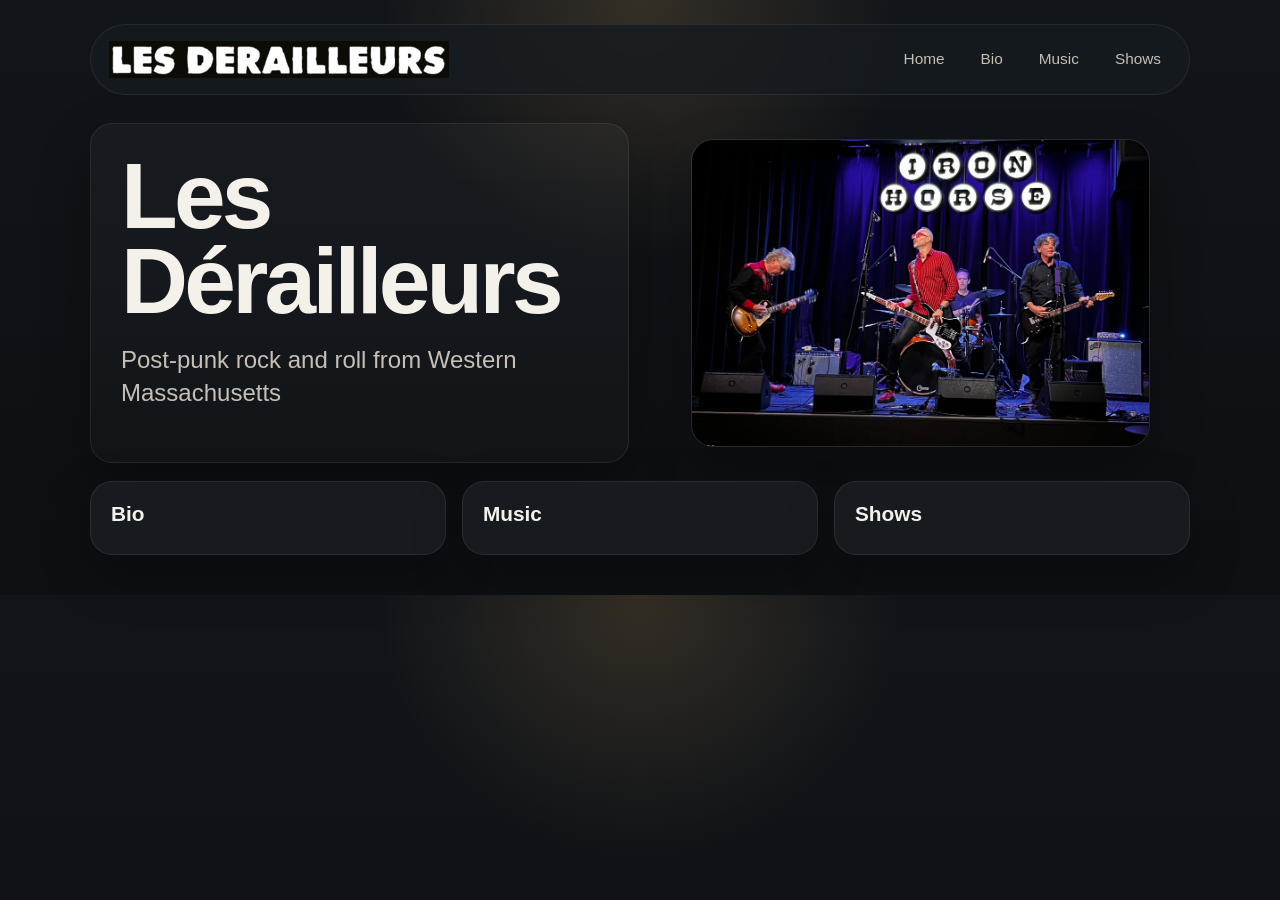
<file: index.html>
<!doctype html>
<html lang="en">
  <head>
    <meta charset="utf-8" />
    <meta name="viewport" content="width=device-width, initial-scale=1" />
    <meta
      name="description"
      content="Les Dérailleurs website. Music, bio, and live show history."
    />
    <title>Les Dérailleurs</title>
    <link rel="stylesheet" href="styles.css" />
  </head>
  <body>
    <div class="page">
      <header class="site-header">
        <a class="brand" href="index.html" aria-label="Les Dérailleurs home">
          <img src="derailleurs-logo.jpg" alt="Les Dérailleurs logo" class="brand-logo" />
        </a>

        <nav class="site-nav" aria-label="Primary">
          <a href="index.html">Home</a>
          <a href="bio.html">Bio</a>
          <a href="music.html">Music</a>
          <a href="shows.html">Shows</a>
        </nav>
      </header>

      <main>
        <section class="hero">
          <div class="hero-copy">
            <h1>Les Dérailleurs</h1>
            <p class="hero-tagline">Post-punk rock and roll from Western Massachusetts</p>
          </div>

          <figure class="hero-image">
            <img src="derailleurs-iron-horse.jpg" alt="Les Dérailleurs performing live on stage" />
          </figure>
        </section>

        <section class="info-grid" aria-label="Quick links">
          <a class="info-card" href="bio.html">
            <h2>Bio</h2>
          </a>
          <a class="info-card" href="music.html">
            <h2>Music</h2>
          </a>
          <a class="info-card" href="shows.html">
            <h2>Shows</h2>
          </a>
        </section>
      </main>
    </div>
  </body>
</html>
</file>
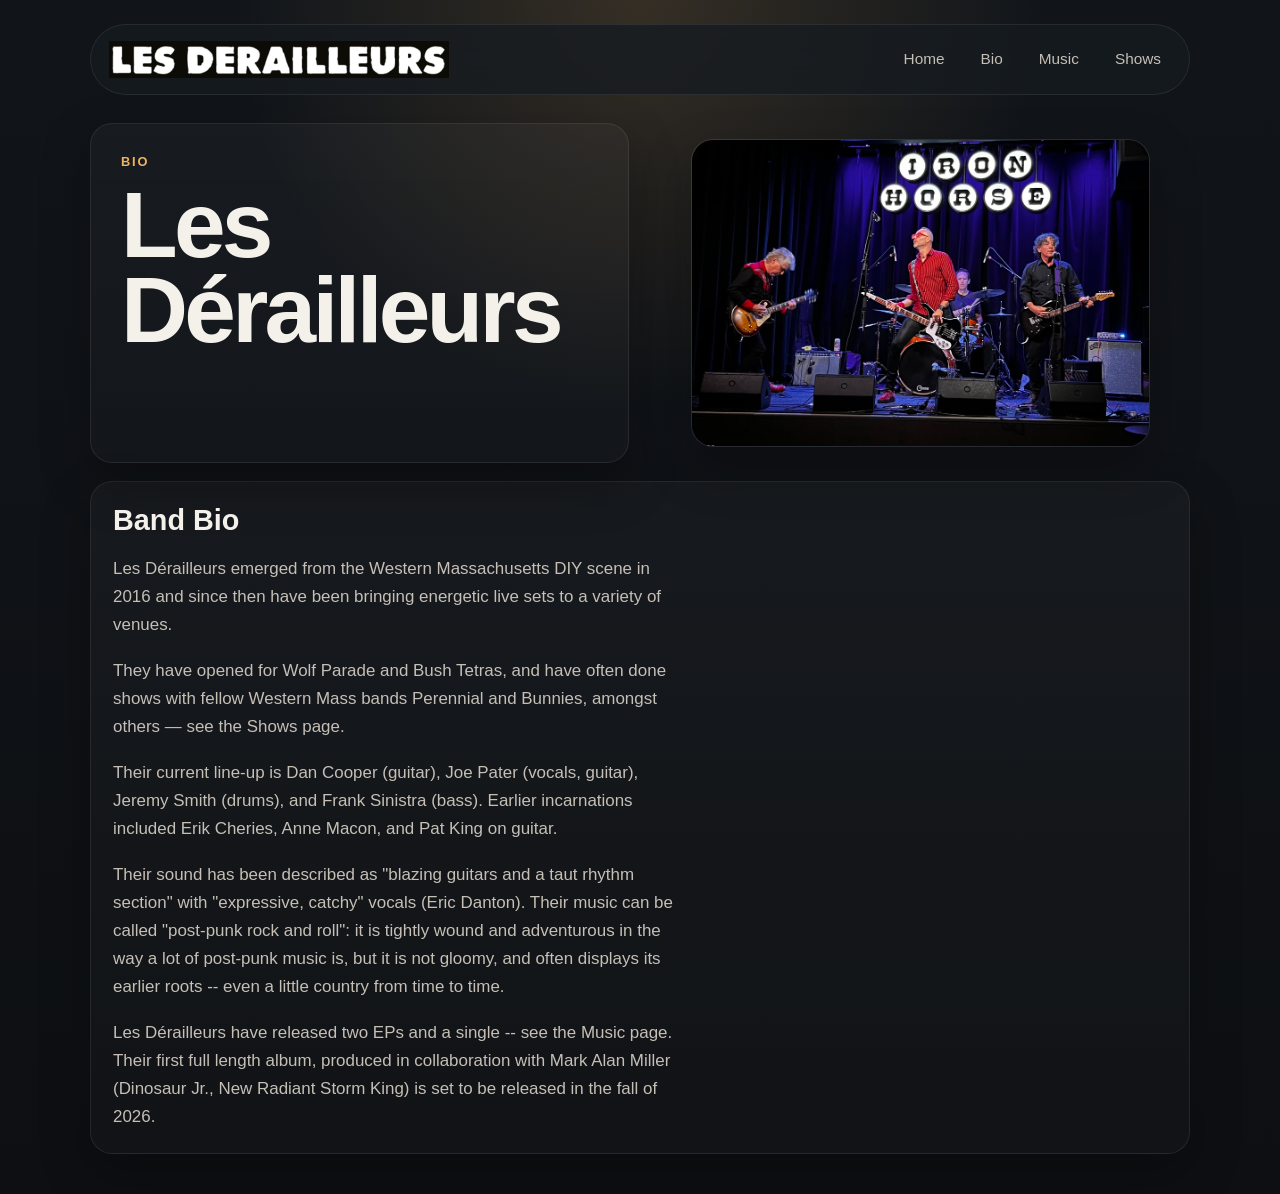
<file: bio.html>
<!doctype html>
<html lang="en">
  <head>
    <meta charset="utf-8" />
    <meta name="viewport" content="width=device-width, initial-scale=1" />
    <meta
      name="description"
      content="Les Dérailleurs band biography and lineup information."
    />
    <title>Bio | Les Dérailleurs</title>
    <link rel="stylesheet" href="styles.css" />
  </head>
  <body>
    <div class="page">
      <header class="site-header">
        <a class="brand" href="index.html" aria-label="Les Dérailleurs home">
          <img src="derailleurs-logo.jpg" alt="Les Dérailleurs logo" class="brand-logo" />
        </a>

        <nav class="site-nav" aria-label="Primary">
          <a href="index.html">Home</a>
          <a href="bio.html" aria-current="page">Bio</a>
          <a href="music.html">Music</a>
          <a href="shows.html">Shows</a>
        </nav>
      </header>

      <main>
        <section class="hero">
          <div class="hero-copy">
            <p class="eyebrow">Bio</p>
            <h1>Les Dérailleurs</h1>
           
          </div>

          <figure class="hero-image">
            <img src="derailleurs-iron-horse.jpg" alt="Les Dérailleurs performing live on stage" />
          </figure>
        </section>

        <section class="shows-list" aria-label="Band biography details">
          <h2>Band Bio</h2>
           <p class="intro">
              Les Dérailleurs emerged from the Western Massachusetts DIY scene in 2016 and since then have been
              bringing energetic live sets to a variety of venues.
            </p>
            <p class="intro">
            They have opened for Wolf Parade and Bush Tetras, and have often done shows with
            fellow Western Mass bands Perennial and Bunnies, amongst others — see the
            <a href="shows.html">Shows page</a>.
          </p>
          <p class="intro">
            Their current line-up is Dan Cooper (guitar), Joe Pater (vocals, guitar), Jeremy Smith
            (drums), and Frank Sinistra (bass). Earlier incarnations included Erik Cheries, Anne Macon, 
            and Pat King on guitar.
          </p>
          <p class="intro">
            Their sound has been described as "blazing guitars and a taut rhythm section" with
            "expressive, catchy" vocals (Eric Danton). Their music can be called "post-punk rock and roll": it is tightly wound and adventurous 
            in the way a lot of post-punk music is, but it is not gloomy, and often displays its earlier roots -- even a little country 
            from time to time.   
          </p>
          <p class="intro">
            Les Dérailleurs have released two EPs and a single -- see the  <a href="music.html">Music page</a>.
            Their first full length album, produced in collaboration with Mark Alan Miller
            (Dinosaur Jr., New Radiant Storm King) is set to be released in the fall of 2026.
          </p>
        </section>
      </main>
    </div>
  </body>
</html>
</file>
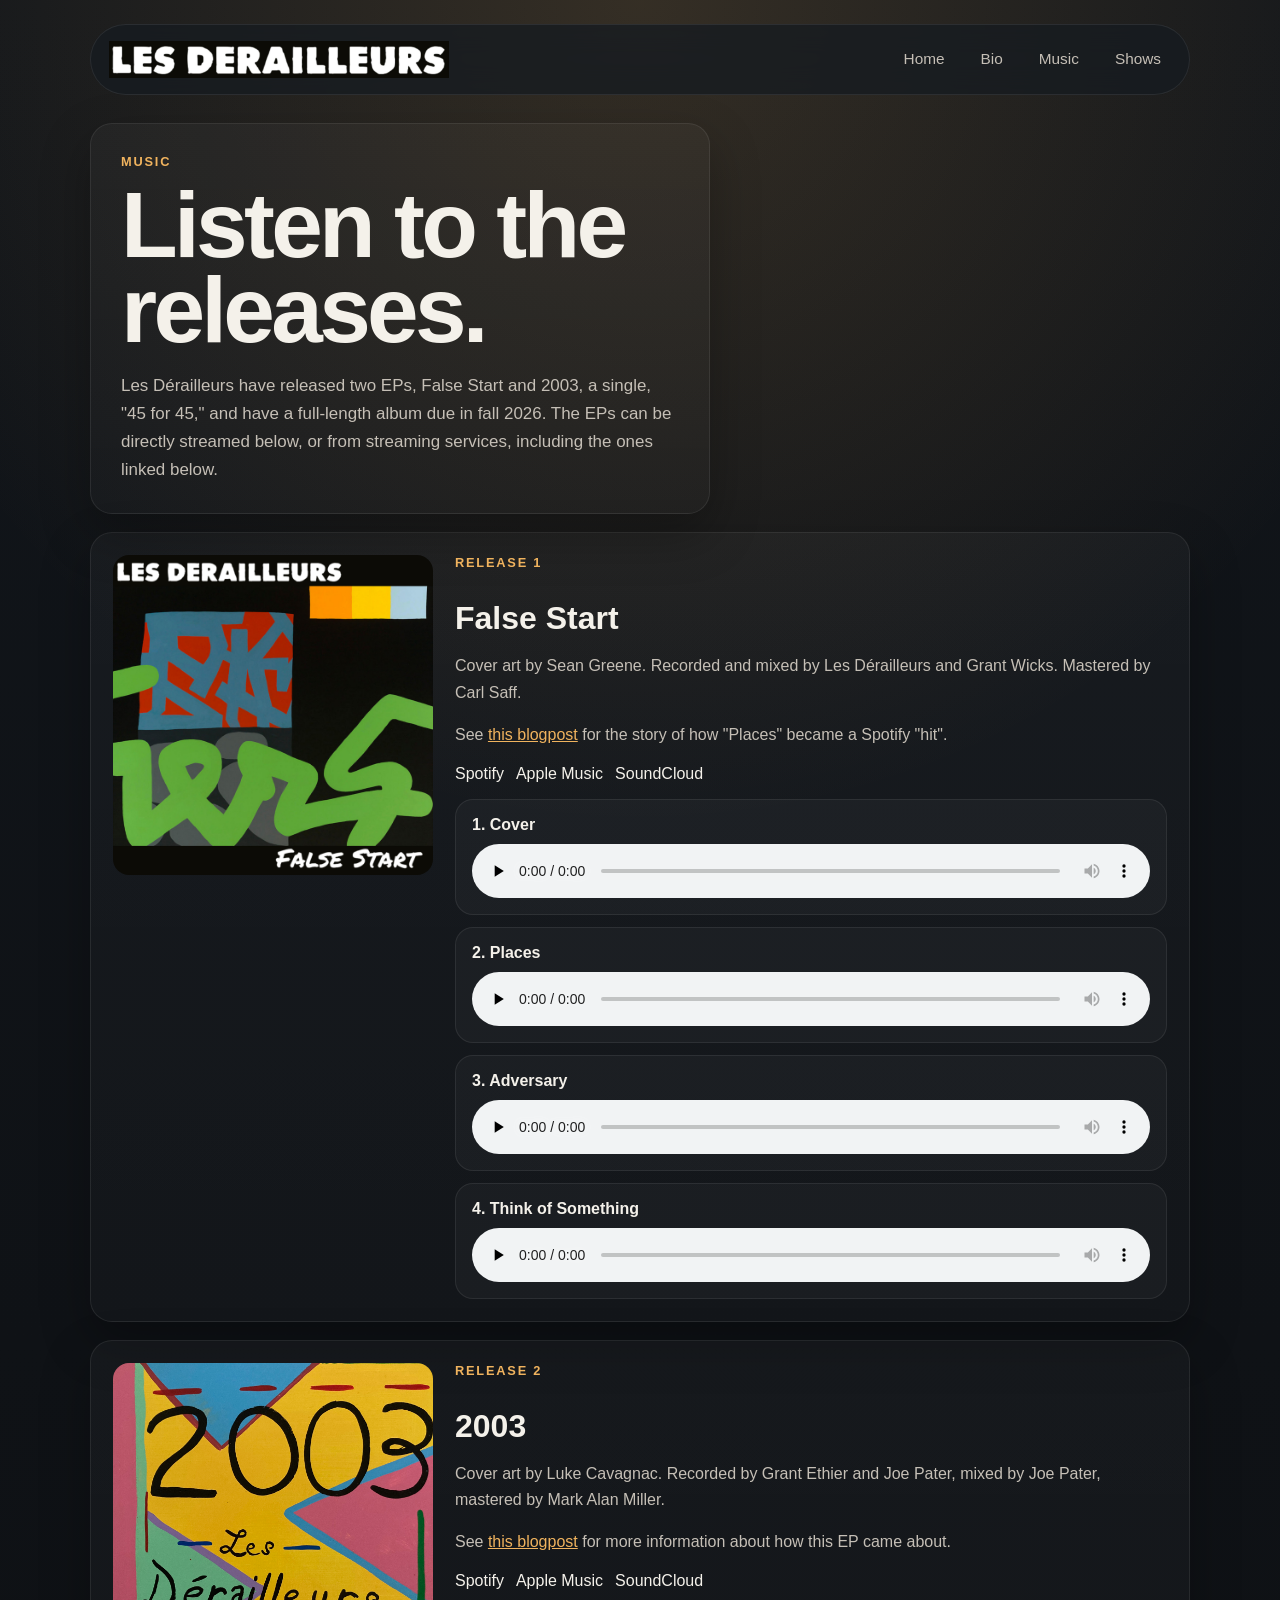
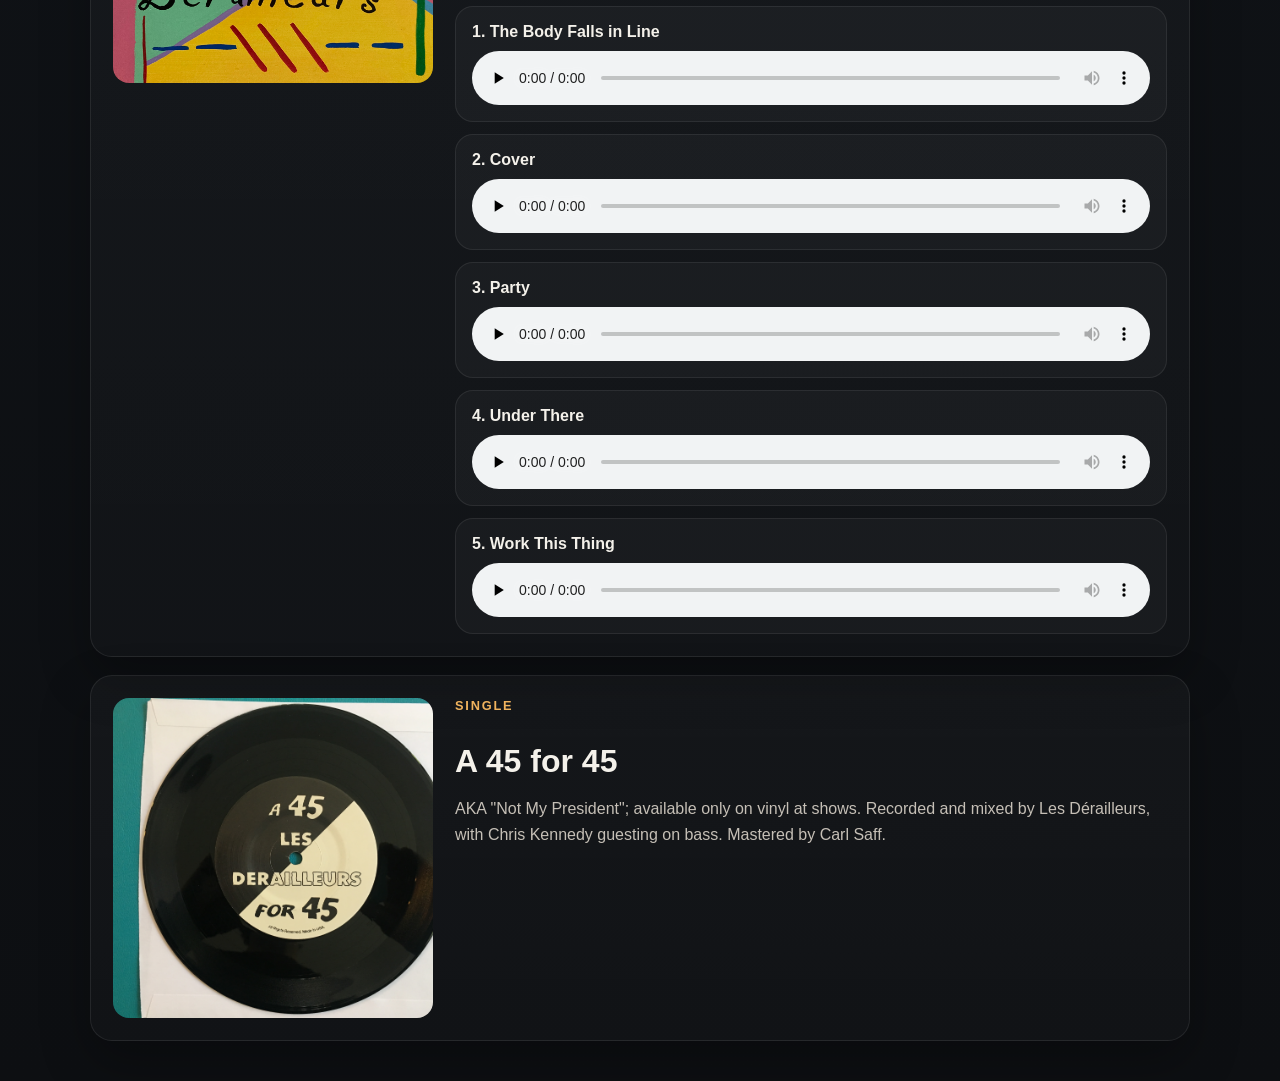
<file: music.html>
<!doctype html>
<html lang="en">
  <head>
    <meta charset="utf-8" />
    <meta name="viewport" content="width=device-width, initial-scale=1" />
    <meta
      name="description"
      content="Les Dérailleurs releases, streaming links, and direct playback for selected recordings."
    />
    <title>Music | Les Dérailleurs</title>
    <link rel="stylesheet" href="styles.css" />
  </head>
  <body>
    <div class="page">
      <header class="site-header">
        <a class="brand" href="index.html" aria-label="Les Dérailleurs home">
          <img src="derailleurs-logo.jpg" alt="Les Dérailleurs logo" class="brand-logo" />
        </a>

        <nav class="site-nav" aria-label="Primary">
          <a href="index.html">Home</a>
          <a href="bio.html">Bio</a>
          <a href="music.html" aria-current="page">Music</a>
          <a href="shows.html">Shows</a>
        </nav>
      </header>

      <main>
        <section class="hero music-hero">
          <div class="hero-copy">
            <p class="eyebrow">Music</p>
            <h1>Listen to the releases.</h1>
            <p class="intro">
              Les Dérailleurs have released two EPs, False Start and 2003, a single, "45 for 45," and have a full-length album due in fall 2026. 
              
              The EPs can be directly streamed below, or from streaming services, including the ones linked below.
            </p>
          </div>

        </section>

        <section class="release-card">
          <div class="release-art">
            <img src="Music/derailleurs-false-start.png" alt="False Start cover art" />
          </div>
          <div class="release-body">
            <p class="eyebrow">Release 1</p>
            <h2>False Start</h2>
            <p class="release-meta">
              Cover art by Sean Greene. Recorded and mixed by Les Dérailleurs and Grant Wicks. Mastered by Carl Saff.
            </p>
            <p class="release-note">
              See <a href="https://websites.umass.edu/pater/2023/01/09/places-were-not-allowed-les-derailleurs-pandemic-hit/" target="_blank" rel="noreferrer">this blogpost</a> for the story of how "Places" became a Spotify "hit".
            </p>
            <div class="platform-links">
              <a class="button button-secondary" href="https://open.spotify.com/album/46e0eqY065xEz0E9VBV7Sa" target="_blank" rel="noreferrer">Spotify</a>
              <a class="button button-secondary" href="https://music.apple.com/us/album/false-start-ep/1408376683?uo=4&app=music&at=1001lry3&ct=dashboard" target="_blank" rel="noreferrer">Apple Music</a>
              <a class="button button-secondary" href="https://soundcloud.com/les-derailleurs/sets/false-start-ep" target="_blank" rel="noreferrer">SoundCloud</a>
            </div>

            <div class="track-list">
              <article class="track-card">
                <div class="track-copy">
                  <strong>1. Cover</strong>
                </div>
                <audio controls preload="none">
                  <source src="Music/FalseStart-wav-files/01derailleurscover.m4a" type="audio/mp4" />
                </audio>
              </article>
              <article class="track-card">
                <div class="track-copy">
                  <strong>2. Places</strong>
                </div>
                <audio controls preload="none">
                  <source src="Music/FalseStart-wav-files/02derailleursplaces.m4a" type="audio/mp4" />
                </audio>
              </article>
              <article class="track-card">
                <div class="track-copy">
                  <strong>3. Adversary</strong>
                </div>
                <audio controls preload="none">
                  <source src="Music/FalseStart-wav-files/03derailleursadversary.m4a" type="audio/mp4" />
                </audio>
              </article>
              <article class="track-card">
                <div class="track-copy">
                  <strong>4. Think of Something</strong>
                </div>
                <audio controls preload="none">
                  <source src="Music/FalseStart-wav-files/04derailleursthinkofsomething.m4a" type="audio/mp4" />
                </audio>
              </article>
            </div>
          </div>
        </section>

        <section class="release-card">
          <div class="release-art">
            <img src="Music/cover-2003.jpeg" alt="2003 cover art" />
          </div>
          <div class="release-body">
            <p class="eyebrow">Release 2</p>
            <h2>2003</h2>
            <p class="release-meta">
              Cover art by Luke Cavagnac. Recorded by Grant Ethier and Joe Pater, mixed by Joe Pater, mastered by Mark Alan Miller.
            </p>
            <p class="release-note">
              See <a href="https://websites.umass.edu/pater/2022/07/14/les-derailleurs-2003/" target="_blank" rel="noreferrer">this blogpost</a> for more information about how this EP came about.
            </p>
            <div class="platform-links">
              <a class="button button-secondary" href="https://open.spotify.com/album/75H1E5DGl1bH9G3lXeA3mr" target="_blank" rel="noreferrer">Spotify</a>
              <a class="button button-secondary" href="https://music.apple.com/us/album/2003-ep/1637976677?uo=4&app=music&at=1001lry3&ct=dashboard" target="_blank" rel="noreferrer">Apple Music</a>
              <a class="button button-secondary" href="https://soundcloud.com/les-derailleurs/sets/2003a" target="_blank" rel="noreferrer">SoundCloud</a>
            </div>

            <div class="track-list">
              <article class="track-card">
                <div class="track-copy">
                  <strong>1. The Body Falls in Line</strong>
                </div>
                <audio controls preload="none">
                  <source src="Music/2003-aiffs/1thebodyfallsinline.m4a" type="audio/mp4" />
                </audio>
              </article>
              <article class="track-card">
                <div class="track-copy">
                  <strong>2. Cover</strong>
                </div>
                <audio controls preload="none">
                  <source src="Music/2003-aiffs/2cover.m4a" type="audio/mp4" />
                </audio>
              </article>
              <article class="track-card">
                <div class="track-copy">
                  <strong>3. Party</strong>
                </div>
                <audio controls preload="none">
                  <source src="Music/2003-aiffs/3party.m4a" type="audio/mp4" />
                </audio>
              </article>
              <article class="track-card">
                <div class="track-copy">
                  <strong>4. Under There</strong>
                </div>
                <audio controls preload="none">
                  <source src="Music/2003-aiffs/4underthere.m4a" type="audio/mp4" />
                </audio>
              </article>
              <article class="track-card">
                <div class="track-copy">
                  <strong>5. Work This Thing</strong>
                </div>
                <audio controls preload="none">
                  <source src="Music/2003-aiffs/5workthisthing.m4a" type="audio/mp4" />
                </audio>
              </article>
            </div>
          </div>
        </section>

        <section class="release-card single-release">
          <div class="release-art">
            <img src="Music/45-for-45.JPG" alt="45 for 45 cover art" />
          </div>
          <div class="release-body">
            <p class="eyebrow">Single</p>
            <h2>A 45 for 45</h2>
            <p class="release-meta">
              AKA "Not My President"; available only on vinyl at shows. Recorded and mixed by Les Dérailleurs, with Chris Kennedy guesting on bass. Mastered by Carl Saff.
            </p>

          </div>
        </section>
      </main>
    </div>
  </body>
</html>
</file>
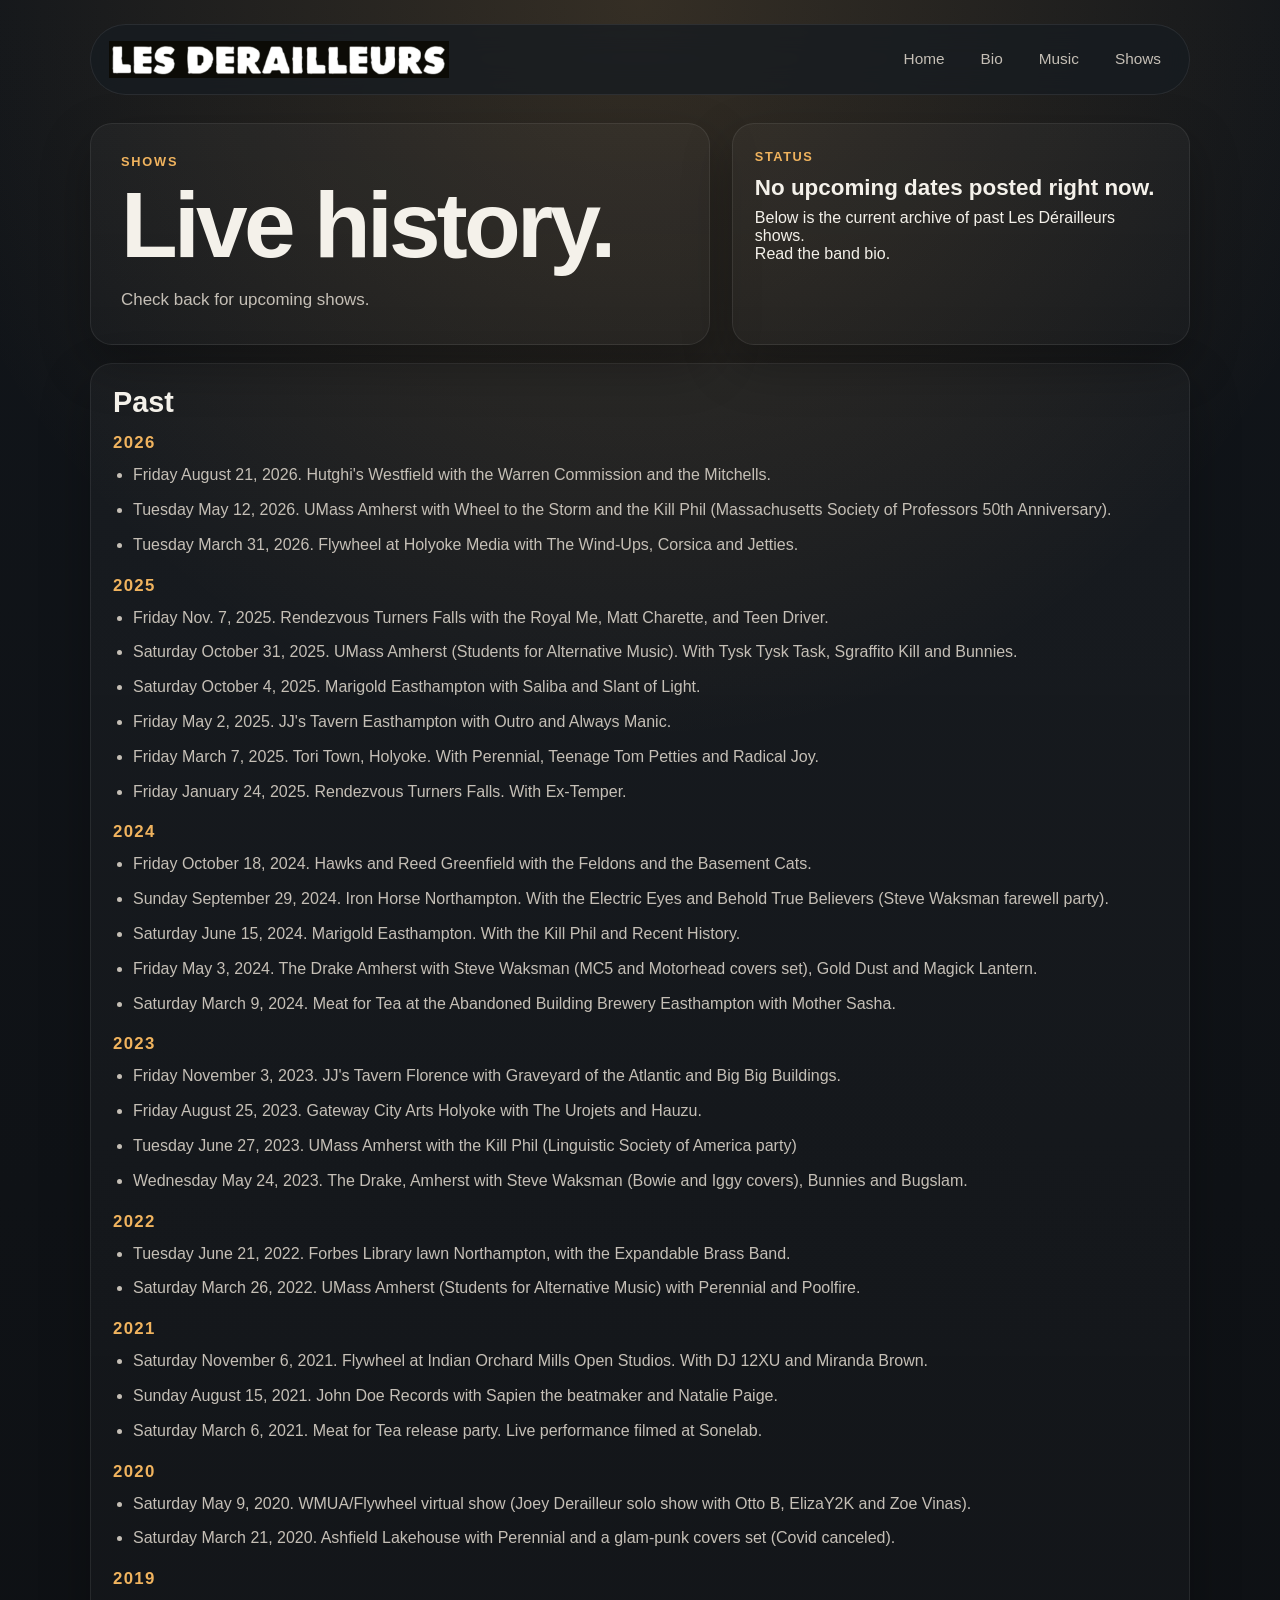
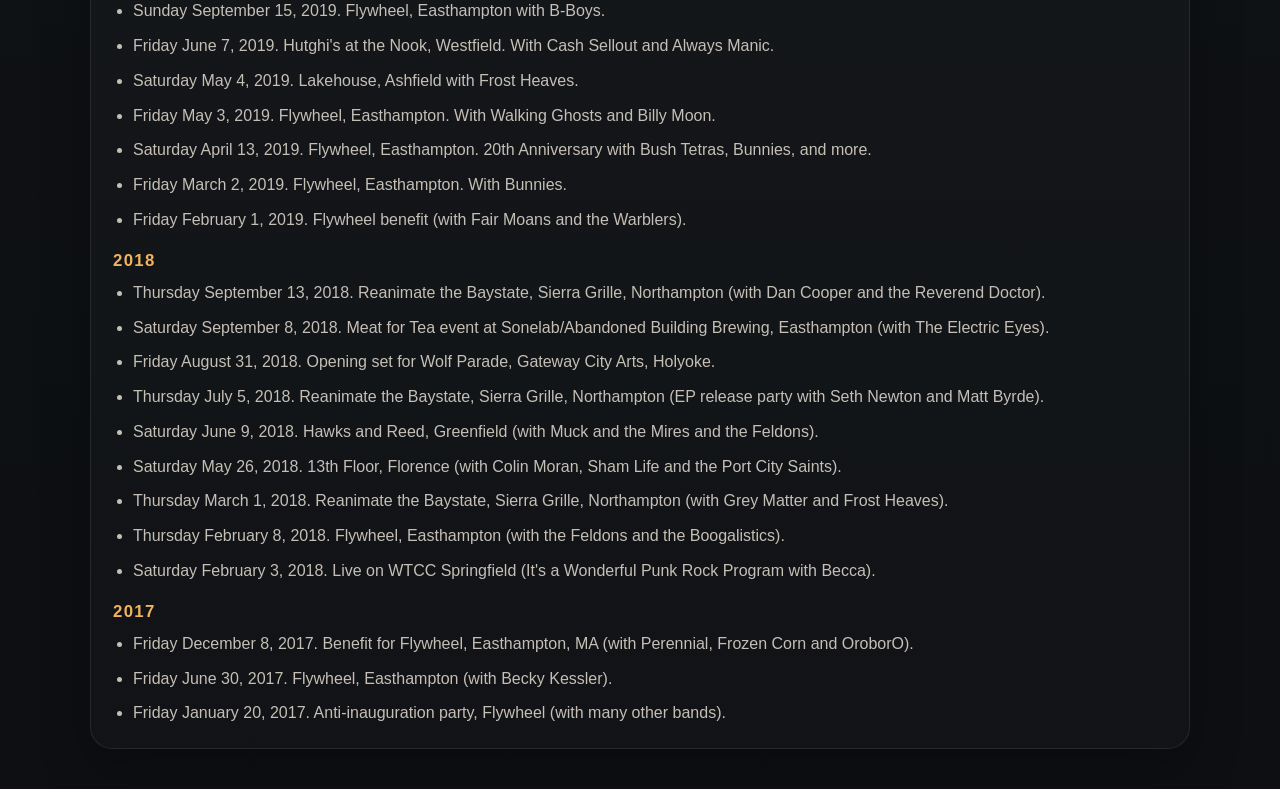
<file: shows.html>
<!doctype html>
<html lang="en">
  <head>
    <meta charset="utf-8" />
    <meta name="viewport" content="width=device-width, initial-scale=1" />
    <meta
      name="description"
      content="Les Dérailleurs past shows and live history."
    />
    <title>Shows | Les Dérailleurs</title>
    <link rel="stylesheet" href="styles.css" />
  </head>
  <body>
    <div class="page">
      <header class="site-header">
        <a class="brand" href="index.html" aria-label="Les Dérailleurs home">
          <img src="derailleurs-logo.jpg" alt="Les Dérailleurs logo" class="brand-logo" />
        </a>

        <nav class="site-nav" aria-label="Primary">
          <a href="index.html">Home</a>
          <a href="bio.html">Bio</a>
          <a href="music.html">Music</a>
          <a href="shows.html" aria-current="page">Shows</a>
        </nav>
      </header>

      <main>
        <section class="hero shows-hero">
          <div class="hero-copy">
            <p class="eyebrow">Shows</p>
            <h1>Live history.</h1>
            <p class="intro">Check back for upcoming shows.</p>
          </div>
          <div class="summary-card">
            <span>Status</span>
            <strong>No upcoming dates posted right now.</strong>
            <p>Below is the current archive of past Les Dérailleurs shows.</p>
            <p><a href="bio.html">Read the band bio</a>.</p>
          </div>
        </section>

        <section class="shows-list" aria-label="Past shows">
          <h2>Past</h2>
          <div class="shows-year">
            <h3>2026</h3>
            <ul>
              <li>Friday August 21, 2026. Hutghi's Westfield with the Warren Commission and the Mitchells.</li>
              <li>Tuesday May 12, 2026. UMass Amherst with Wheel to the Storm and the Kill Phil (Massachusetts Society of Professors 50th Anniversary).</li>
              <li>Tuesday March 31, 2026. Flywheel at Holyoke Media with The Wind-Ups, Corsica and Jetties.</li>
            </ul>
          </div>

          <div class="shows-year">
            <h3>2025</h3>
            <ul>
              <li>Friday Nov. 7, 2025. Rendezvous Turners Falls with the Royal Me, Matt Charette, and Teen Driver.</li>
              <li>Saturday October 31, 2025. UMass Amherst (Students for Alternative Music). With Tysk Tysk Task, Sgraffito Kill and Bunnies.</li>
              <li>Saturday October 4, 2025. Marigold Easthampton with Saliba and Slant of Light.</li>
              <li>Friday May 2, 2025. JJ's Tavern Easthampton with Outro and Always Manic.</li>
              <li>Friday March 7, 2025. Tori Town, Holyoke. With Perennial, Teenage Tom Petties and Radical Joy.</li>
              <li>Friday January 24, 2025. Rendezvous Turners Falls. With Ex-Temper.</li>
            </ul>
          </div>

          <div class="shows-year">
            <h3>2024</h3>
            <ul>
              <li>Friday October 18, 2024. Hawks and Reed Greenfield with the Feldons and the Basement Cats.</li>
              <li>Sunday September 29, 2024. Iron Horse Northampton. With the Electric Eyes and Behold True Believers (Steve Waksman farewell party).</li>
              <li>Saturday June 15, 2024. Marigold Easthampton. With the Kill Phil and Recent History.</li>
              <li>Friday May 3, 2024. The Drake Amherst with Steve Waksman (MC5 and Motorhead covers set), Gold Dust and Magick Lantern.</li>
              <li>Saturday March 9, 2024. Meat for Tea at the Abandoned Building Brewery Easthampton with Mother Sasha.</li>
            </ul>
          </div>

          <div class="shows-year">
            <h3>2023</h3>
            <ul>
              <li>Friday November 3, 2023. JJ's Tavern Florence with Graveyard of the Atlantic and Big Big Buildings.</li>
              <li>Friday August 25, 2023. Gateway City Arts Holyoke with The Urojets and Hauzu.</li>
              <li>Tuesday June 27, 2023. UMass Amherst with the Kill Phil (Linguistic Society of America party)</li>
              <li>Wednesday May 24, 2023. The Drake, Amherst with Steve Waksman (Bowie and Iggy covers), Bunnies and Bugslam.</li>
            </ul>
          </div>

          <div class="shows-year">
            <h3>2022</h3>
            <ul>
              <li>Tuesday June 21, 2022. Forbes Library lawn Northampton, with the Expandable Brass Band.</li>
              <li>Saturday March 26, 2022. UMass Amherst (Students for Alternative Music) with Perennial and Poolfire.</li>
            </ul>
          </div>

          <div class="shows-year">
            <h3>2021</h3>
            <ul>
              <li>Saturday November 6, 2021. Flywheel at Indian Orchard Mills Open Studios. With DJ 12XU and Miranda Brown.</li>
              <li>Sunday August 15, 2021. John Doe Records with Sapien the beatmaker and Natalie Paige.</li>
              <li>Saturday March 6, 2021. Meat for Tea release party. Live performance filmed at Sonelab.</li>
            </ul>
          </div>

          <div class="shows-year">
            <h3>2020</h3>
            <ul>
              <li>Saturday May 9, 2020. WMUA/Flywheel virtual show (Joey Derailleur solo show with Otto B, ElizaY2K and Zoe Vinas).</li>
              <li>Saturday March 21, 2020. Ashfield Lakehouse with Perennial and a glam-punk covers set (Covid canceled).</li>
            </ul>
          </div>

          <div class="shows-year">
            <h3>2019</h3>
            <ul>
              <li>Sunday September 15, 2019. Flywheel, Easthampton with B-Boys.</li>
              <li>Friday June 7, 2019. Hutghi's at the Nook, Westfield. With Cash Sellout and Always Manic.</li>
              <li>Saturday May 4, 2019. Lakehouse, Ashfield with Frost Heaves.</li>
              <li>Friday May 3, 2019. Flywheel, Easthampton. With Walking Ghosts and Billy Moon.</li>
              <li>Saturday April 13, 2019. Flywheel, Easthampton. 20th Anniversary with Bush Tetras, Bunnies, and more.</li>
              <li>Friday March 2, 2019. Flywheel, Easthampton. With Bunnies.</li>
              <li>Friday February 1, 2019. Flywheel benefit (with Fair Moans and the Warblers).</li>
            </ul>
          </div>

          <div class="shows-year">
            <h3>2018</h3>
            <ul>
              <li>Thursday September 13, 2018. Reanimate the Baystate, Sierra Grille, Northampton (with Dan Cooper and the Reverend Doctor).</li>
              <li>Saturday September 8, 2018. Meat for Tea event at Sonelab/Abandoned Building Brewing, Easthampton (with The Electric Eyes).</li>
              <li>Friday August 31, 2018. Opening set for Wolf Parade, Gateway City Arts, Holyoke.</li>
              <li>Thursday July 5, 2018. Reanimate the Baystate, Sierra Grille, Northampton (EP release party with Seth Newton and Matt Byrde).</li>
              <li>Saturday June 9, 2018. Hawks and Reed, Greenfield (with Muck and the Mires and the Feldons).</li>
              <li>Saturday May 26, 2018. 13th Floor, Florence (with Colin Moran, Sham Life and the Port City Saints).</li>
              <li>Thursday March 1, 2018. Reanimate the Baystate, Sierra Grille, Northampton (with Grey Matter and Frost Heaves).</li>
              <li>Thursday February 8, 2018. Flywheel, Easthampton (with the Feldons and the Boogalistics).</li>
              <li>Saturday February 3, 2018. Live on WTCC Springfield (It's a Wonderful Punk Rock Program with Becca).</li>
            </ul>
          </div>

          <div class="shows-year">
            <h3>2017</h3>
            <ul>
              <li>Friday December 8, 2017. Benefit for Flywheel, Easthampton, MA (with Perennial, Frozen Corn and OroborO).</li>
              <li>Friday June 30, 2017. Flywheel, Easthampton (with Becky Kessler).</li>
              <li>Friday January 20, 2017. Anti-inauguration party, Flywheel (with many other bands).</li>
            </ul>
          </div>
        </section>
      </main>
    </div>
  </body>
</html>
</file>
<file: styles.css>
:root {
  --bg: #0d0f12;
  --panel: #171b20;
  --panel-soft: #1d232a;
  --text: #f4f1ea;
  --muted: #c5bfb6;
  --line: rgba(255, 255, 255, 0.08);
  --accent: #f0b35e;
  --accent-soft: rgba(240, 179, 94, 0.12);
  --radius: 22px;
  --shadow: 0 20px 50px rgba(0, 0, 0, 0.28);
}

* {
  box-sizing: border-box;
}

html {
  scroll-behavior: smooth;
}

body {
  margin: 0;
  font-family: Arial, Helvetica, sans-serif;
  color: var(--text);
  background:
    radial-gradient(circle at top, rgba(240, 179, 94, 0.16), transparent 30%),
    linear-gradient(180deg, #11151a 0%, var(--bg) 100%);
}

a {
  color: inherit;
  text-decoration: none;
}

img {
  display: block;
  max-width: 100%;
}

.page {
  width: min(1100px, calc(100% - 32px));
  margin: 0 auto;
  padding: 24px 0 40px;
}

.site-header {
  display: flex;
  align-items: center;
  justify-content: space-between;
  gap: 24px;
  margin-bottom: 28px;
  padding: 16px 18px;
  border: 1px solid var(--line);
  border-radius: 999px;
  background: rgba(23, 27, 32, 0.78);
  backdrop-filter: blur(14px);
}

.brand-logo {
  width: min(340px, 40vw);
  height: auto;
}

.site-nav {
  display: flex;
  flex-wrap: wrap;
  justify-content: flex-end;
  gap: 16px;
  font-size: 0.96rem;
  color: var(--muted);
}

.site-nav a {
  padding: 8px 10px;
  border-radius: 999px;
  transition: background-color 160ms ease, color 160ms ease;
}

.site-nav a:hover,
.site-nav a:focus-visible {
  color: var(--text);
  background: rgba(255, 255, 255, 0.06);
}

.hero {
  display: grid;
  grid-template-columns: 1fr 1fr;
  gap: 22px;
  align-items: stretch;
}

.hero-copy,
.hero-image,
.info-card {
  border: 1px solid var(--line);
  border-radius: var(--radius);
  background: linear-gradient(180deg, rgba(255, 255, 255, 0.03), rgba(255, 255, 255, 0.02));
  box-shadow: var(--shadow);
}

.hero-copy {
  padding: 30px;
}

.eyebrow {
  margin: 0 0 14px;
  color: var(--accent);
  font-size: 0.8rem;
  font-weight: 700;
  letter-spacing: 0.14em;
  text-transform: uppercase;
}

h1,
h2,
p {
  margin: 0;
}

h1 {
  font-size: clamp(3rem, 8vw, 5.8rem);
  line-height: 0.92;
  letter-spacing: -0.04em;
}

.intro,
.info-card p {
  color: var(--muted);
  line-height: 1.65;
}

.intro {
  max-width: 36rem;
  margin-top: 18px;
  font-size: 1.06rem;
}

.hero-tagline {
  margin-top: 18px;
  max-width: 32rem;
  color: var(--muted);
  font-size: clamp(1rem, 2vw, 1.5rem);
  line-height: 1.4;
}

.hero-image {
  overflow: hidden;
}

.hero-image img {
  width: 100%;
  height: 100%;
  object-fit: cover;
}

.music-hero {
  grid-template-columns: 1.15fr 0.85fr;
}

.music-summary {
  display: grid;
  gap: 16px;
}

.shows-hero {
  grid-template-columns: 1.15fr 0.85fr;
}

.shows-list {
  margin-top: 18px;
  padding: 22px;
  border: 1px solid var(--line);
  border-radius: var(--radius);
  background: linear-gradient(180deg, rgba(255, 255, 255, 0.03), rgba(255, 255, 255, 0.02));
  box-shadow: var(--shadow);
}

.shows-list h2 {
  margin: 0 0 14px;
  font-size: 1.8rem;
}

.shows-year + .shows-year {
  margin-top: 18px;
}

.shows-year h3 {
  margin: 0 0 10px;
  color: var(--accent);
  font-size: 1.05rem;
  letter-spacing: 0.08em;
  text-transform: uppercase;
}

.shows-list ul {
  margin: 0;
  padding-left: 20px;
  display: grid;
  gap: 10px;
}

.shows-list li {
  color: var(--muted);
  line-height: 1.55;
}

.summary-card,
.release-card,
.note-box {
  border: 1px solid var(--line);
  border-radius: var(--radius);
  background: linear-gradient(180deg, rgba(255, 255, 255, 0.03), rgba(255, 255, 255, 0.02));
  box-shadow: var(--shadow);
}

.summary-card {
  padding: 22px;
}

.summary-card span,
.release-meta,
.track-copy p,
.note-box p {
  color: var(--muted);
  line-height: 1.65;
}

.summary-card span {
  display: block;
  margin-bottom: 8px;
  color: var(--accent);
  font-size: 0.8rem;
  font-weight: 700;
  letter-spacing: 0.12em;
  text-transform: uppercase;
}

.summary-card strong {
  display: block;
  margin-bottom: 8px;
  font-size: 1.4rem;
}

.release-card {
  display: grid;
  grid-template-columns: 320px 1fr;
  gap: 22px;
  margin-top: 18px;
  padding: 22px;
}

.release-art {
  overflow: hidden;
  border-radius: calc(var(--radius) - 6px);
  background: var(--panel);
  aspect-ratio: 1 / 1;
  width: 100%;
}

.release-art img {
  width: 100%;
  height: 100%;
  object-fit: cover;
  display: block;
}

.release-body {
  display: grid;
  gap: 16px;
}

.release-note {
  margin: 0;
  color: var(--muted);
  line-height: 1.65;
}

.release-note a {
  color: var(--accent);
  text-decoration: underline;
}

.release-note a:hover,
.release-note a:focus-visible {
  text-decoration: none;
}

.release-body h2 {
  font-size: 2rem;
}

.platform-links {
  display: flex;
  flex-wrap: wrap;
  gap: 12px;
}

.track-list {
  display: grid;
  gap: 12px;
}

.track-card {
  display: grid;
  gap: 10px;
  padding: 16px;
  border: 1px solid var(--line);
  border-radius: 18px;
  background: rgba(255, 255, 255, 0.03);
}

.track-copy {
  display: grid;
  gap: 4px;
}

.track-copy strong {
  font-size: 1rem;
}

.track-card audio {
  width: 100%;
}

.single-release {
  align-items: start;
}

.note-box {
  padding: 16px;
  background: var(--accent-soft);
}

.info-grid {
  display: grid;
  grid-template-columns: repeat(3, minmax(0, 1fr));
  gap: 16px;
  margin-top: 18px;
}

.info-card {
  padding: 20px;
  background: var(--panel);
  transition: transform 160ms ease, border-color 160ms ease, background-color 160ms ease;
}

.info-card:hover,
.info-card:focus-visible {
  transform: translateY(-2px);
  border-color: rgba(240, 179, 94, 0.32);
  background: var(--panel-soft);
}

.info-card h2 {
  margin-bottom: 8px;
  font-size: 1.3rem;
}

@media (max-width: 860px) {
  .site-header {
    flex-direction: column;
    align-items: flex-start;
    border-radius: 28px;
  }

  .site-nav {
    justify-content: flex-start;
  }

  .hero,
  .info-grid {
    grid-template-columns: 1fr;
  }

  .release-card,
  .music-hero,
  .shows-hero {
    grid-template-columns: 1fr;
  }

  .hero-image {
    min-height: 320px;
  }

  .release-art {
    max-width: 420px;
  }
}

@media (max-width: 560px) {
  .page {
    width: min(100% - 20px, 1100px);
    padding-top: 10px;
  }

  .site-header,
  .hero-copy,
  .info-card {
    padding-left: 16px;
    padding-right: 16px;
  }

  .hero-copy {
    padding-top: 22px;
    padding-bottom: 22px;
  }

  .site-nav {
    gap: 8px;
  }

  .site-nav a {
    padding-left: 8px;
    padding-right: 8px;
  }
}
</file>
